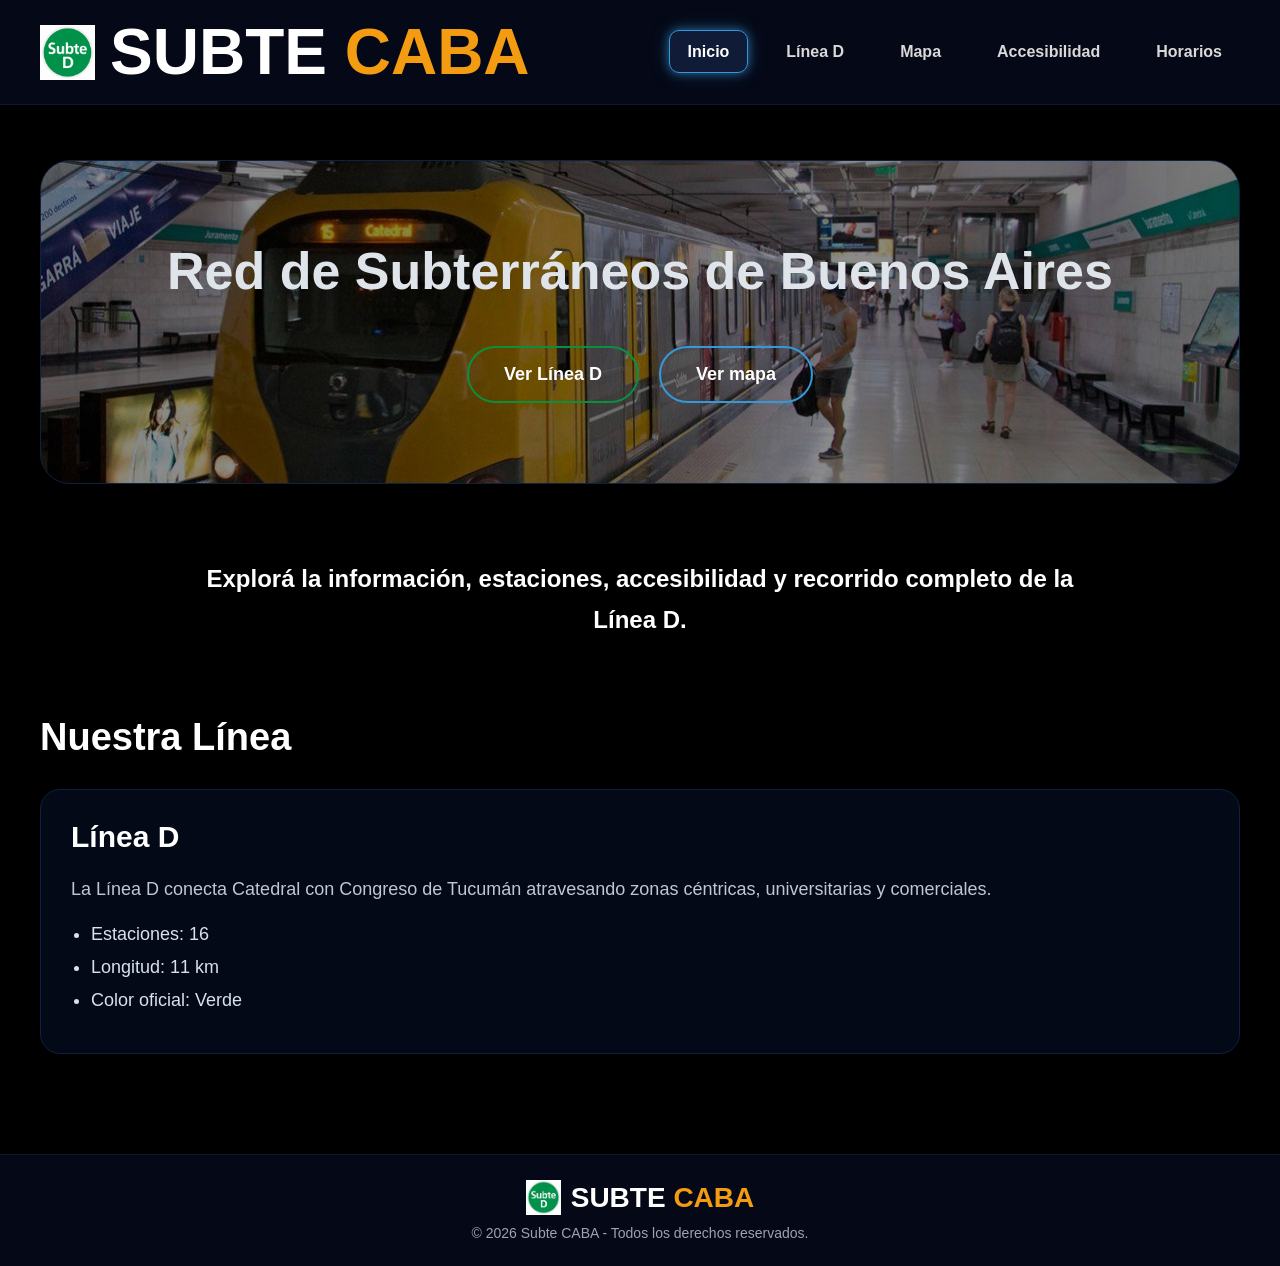
<file: index.html>
<!DOCTYPE html>
<html lang="es">

<head>

    <meta charset="UTF-8">

    <meta name="viewport"
          content="width=device-width, initial-scale=1.0">

    <title>Subte CABA</title>

    <link rel="stylesheet"
          href="style.css">

</head>

<body>

<!-- NAVBAR -->

<header>


    <div class="navbar">

      <div class="logo">
    <img src="logo-d.png.png" alt="Logo Subte Línea D" class="logo-img">

    <h1>
        SUBTE <span>CABA</span>
    </h1>
</div>
        <nav>

            <ul>

                <li>
                    <a href="index.html"
                       class="activo">
                        Inicio
                    </a>
                </li>

                <li>
                    <a href="linea-d.html">
                        Línea D
                    </a>
                </li>

                <li>
                    <a href="mapa.html">
                        Mapa
                    </a>
                </li>

                <li>
                    <a href="accesibilidad.html">
                        Accesibilidad
                    </a>
                </li>
                <li>
                    <a href="horarios.html">
        Horarios
                   </a>
                </li>

            </ul>

        </nav>

    </div>

</header>

<!-- HERO -->

<section class="hero">

    <div class="hero-box">

        <h1>

            Red de Subterráneos
            de Buenos Aires

        </h1>

       
        <div class="botones">

            <a href="linea-d.html"
               class="btn btn-d">

                Ver Línea D

            </a>

            <a href="mapa.html"
               class="btn btn-mapa">

                Ver mapa

            </a>

        </div>

    </div>

</section>

<p class="descripcion">
    Explorá la información, estaciones, accesibilidad y recorrido completo de la Línea D.
</p>

<!-- TARJETAS -->

<section class="lineas">

    <h2>

        Nuestra Línea

    </h2>

    <div class="cards">

        <div class="card">

            <h3>

                Línea D

            </h3>

            <p>

                La Línea D conecta
                Catedral con Congreso
                de Tucumán atravesando
                zonas céntricas,
                universitarias y comerciales.

            </p>

            <ul>

                <li>
                    Estaciones: 16
                </li>

                <li>
                    Longitud: 11 km
                </li>

                <li>
                    Color oficial: Verde
                </li>

            </ul>

        </div>

    </div>

</section>

<!-- FOOTER -->

<footer>

    <div class="footer-logo">

        <img src="logo-d.png.png" alt="Logo Subte Línea D" class="footer-logo-img">

        <h2>SUBTE <span>CABA</span></h2>

    </div>

    <p>© 2026 Subte CABA - Todos los derechos reservados.</p>

</footer>


</body>

</html>
</file>
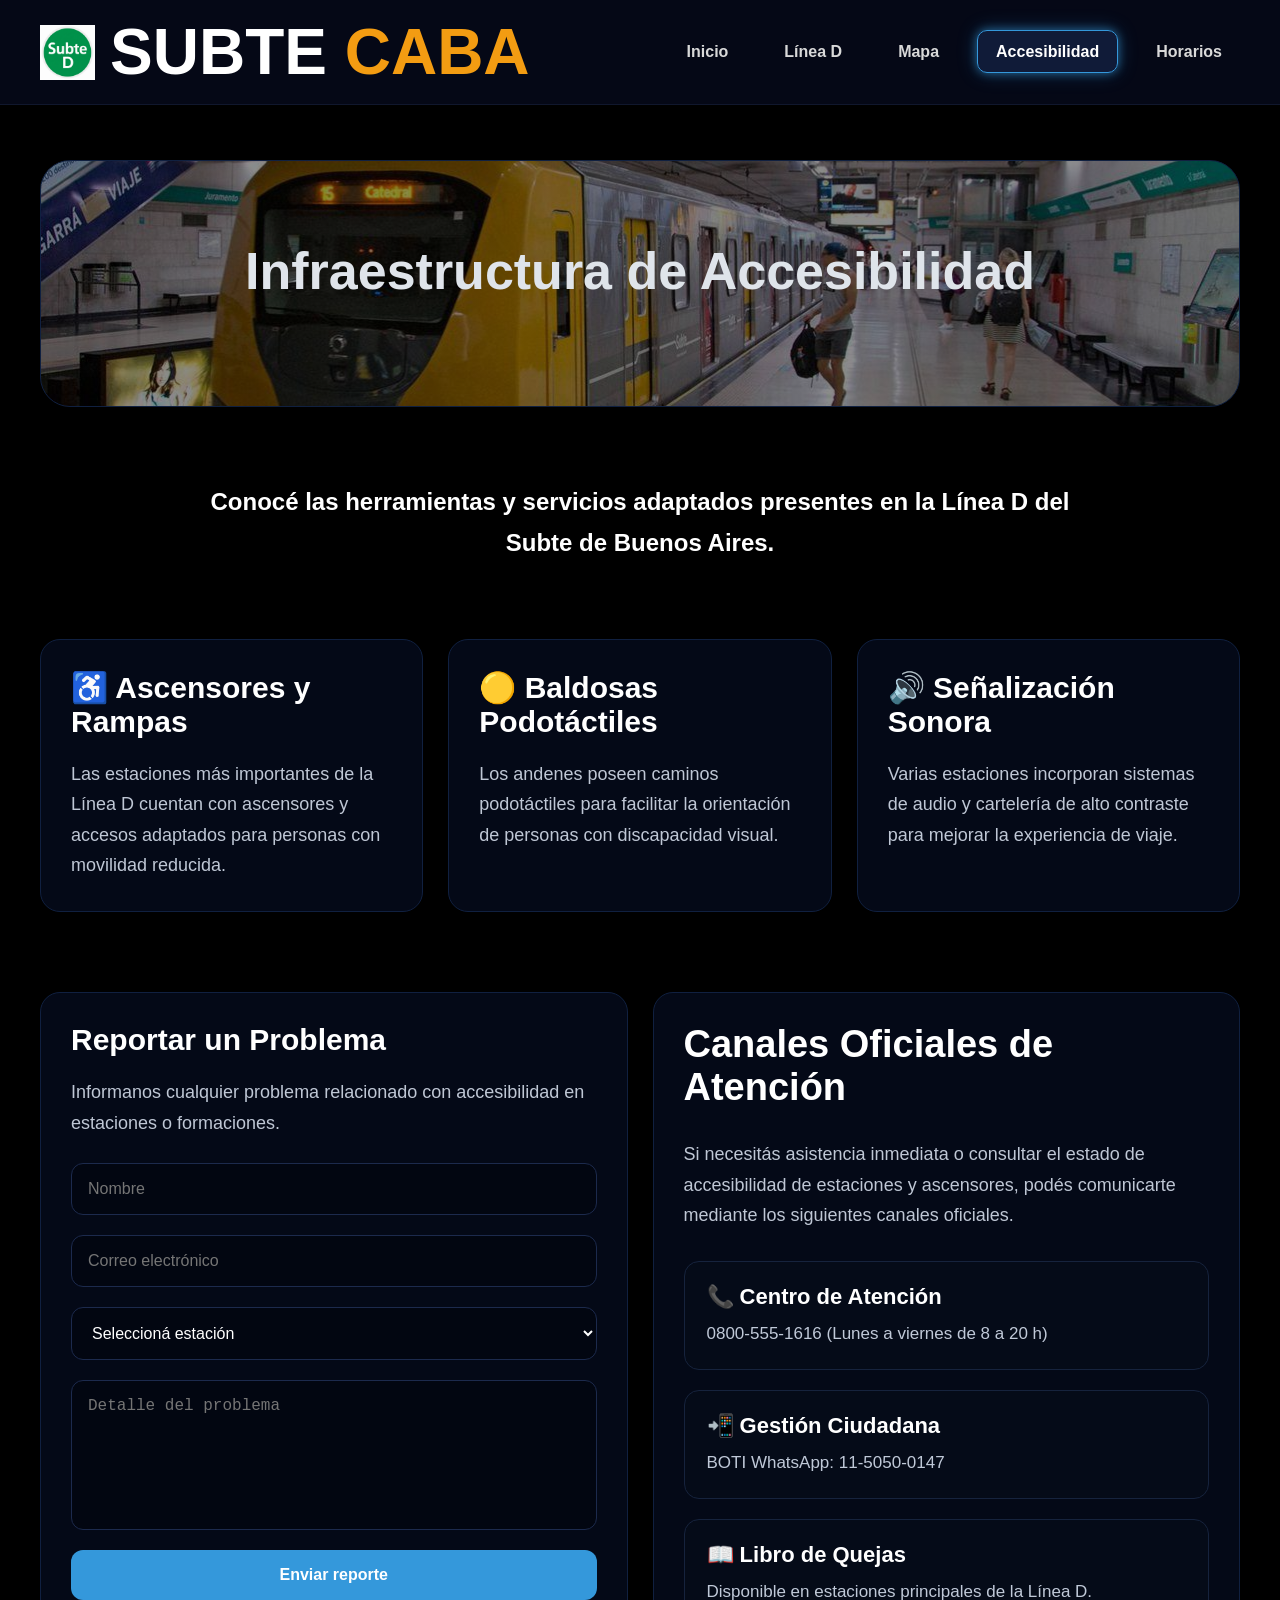
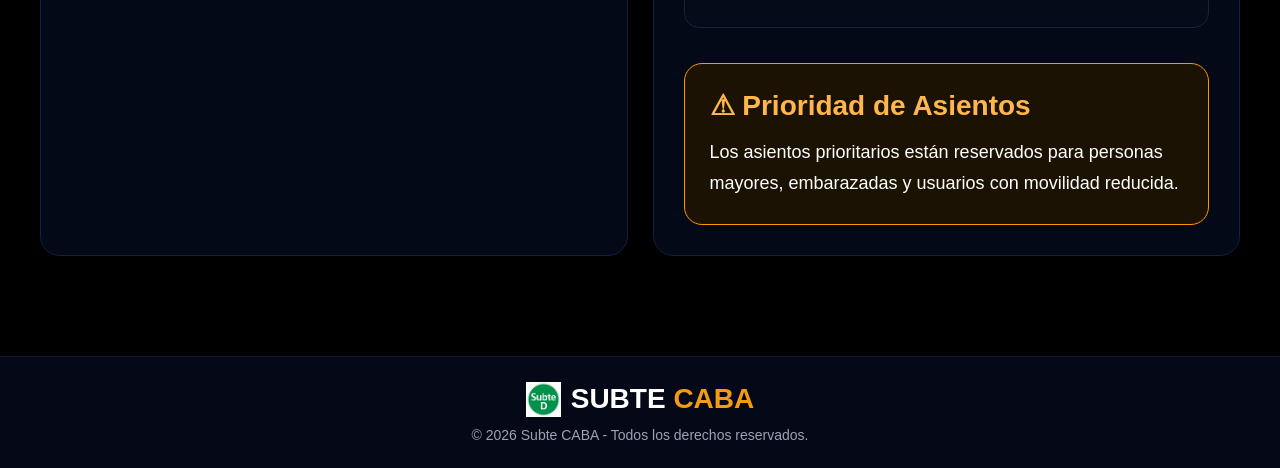
<file: accesibilidad.html>
<!DOCTYPE html>
<html lang="es">

<head>

    <meta charset="UTF-8">

    <meta name="viewport"
          content="width=device-width, initial-scale=1.0">

    <title>Accesibilidad Línea D</title>

    <link rel="stylesheet"
          href="style.css">

</head>

<body>

<!-- NAVBAR -->

<header>

    <div class="navbar">
<div class="logo">
    <img src="logo-d.png.png" alt="Logo Subte Línea D" class="logo-img">

    <h1>
        SUBTE <span>CABA</span>
    </h1>
</div>
       <nav>

    <ul>

        <li>
            <a href="index.html">
                Inicio
            </a>
        </li>

        <li>
            <a href="linea-d.html">
                Línea D
            </a>
        </li>

        <li>
            <a href="mapa.html">
                Mapa
            </a>
        </li>

        <li>
            <a href="accesibilidad.html"
               class="activo">
                Accesibilidad
            </a>
        </li>
        <li>
                    <a href="horarios.html">
        Horarios
                   </a>
                </li>

    </ul>

</nav>

    </div>

</header>

<!-- HERO -->

<section class="hero">

    <div class="hero-box">

        <h1>

            Infraestructura de Accesibilidad

        </h1>

    </div>

</section>

<p class="descripcion">

            Conocé las herramientas y
            servicios adaptados presentes
            en la Línea D del Subte
            de Buenos Aires.

        </p>


<!-- TARJETAS -->

<section class="lineas">

    <div class="cards">

        <!-- CARD 1 -->

        <div class="card">

            <h3>
                ♿ Ascensores y Rampas
            </h3>

            <p>

                Las estaciones más importantes
                de la Línea D cuentan con
                ascensores y accesos adaptados
                para personas con movilidad reducida.

            </p>

        </div>

        <!-- CARD 2 -->

        <div class="card">

            <h3>
                🟡 Baldosas Podotáctiles
            </h3>

            <p>

                Los andenes poseen caminos
                podotáctiles para facilitar
                la orientación de personas
                con discapacidad visual.

            </p>

        </div>

        <!-- CARD 3 -->

        <div class="card">

            <h3>
                🔊 Señalización Sonora
            </h3>

            <p>

                Varias estaciones incorporan
                sistemas de audio y cartelería
                de alto contraste para mejorar
                la experiencia de viaje.

            </p>

        </div>

    </div>

</section>

<!-- FORMULARIO -->

<section class="lineas">

    <div class="cards">

        <!-- FORM -->

        <div class="card">

            <h3>

                Reportar un Problema

            </h3>

            <p>

                Informanos cualquier problema
                relacionado con accesibilidad
                en estaciones o formaciones.

            </p>

            <form>

                <input type="text"
                       placeholder="Nombre">

                <input type="email"
                       placeholder="Correo electrónico">

                <select>

                    <option>
                        Seleccioná estación
                    </option>

                    <option>
                        Catedral
                    </option>

                    <option>
                        Palermo
                    </option>

                    <option>
                        Congreso de Tucumán
                    </option>

                </select>

                <textarea placeholder="Detalle del problema"></textarea>

                <button type="submit">

                    Enviar reporte

                </button>

            </form>

        </div>

        <!-- INFO -->

     <div class="card">

    <h2>

        Canales Oficiales de Atención

    </h2>

    <p class="texto-canales">

        Si necesitás asistencia inmediata
        o consultar el estado de accesibilidad
        de estaciones y ascensores,
        podés comunicarte mediante
        los siguientes canales oficiales.

    </p>

    <!-- CANAL 1 -->

    <div class="canal-box">

        <h4>

            📞 Centro de Atención

        </h4>

        <p>

            0800-555-1616
            (Lunes a viernes de 8 a 20 h)

        </p>

    </div>

    <!-- CANAL 2 -->

    <div class="canal-box">

        <h4>

            📲 Gestión Ciudadana

        </h4>

        <p>

            BOTI WhatsApp:
            11-5050-0147

        </p>

    </div>

    <!-- CANAL 3 -->

    <div class="canal-box">

        <h4>

            📖 Libro de Quejas

        </h4>

        <p>

            Disponible en estaciones
            principales de la Línea D.

        </p>

    </div>

    <!-- ALERTA -->

    <div class="alerta-box">

        <h3>

            ⚠ Prioridad de Asientos

        </h3>

        <p>

            Los asientos prioritarios
            están reservados para
            personas mayores,
            embarazadas y usuarios
            con movilidad reducida.

        </p>

    </div>

</div>
</section>

<!-- FOOTER -->

<footer>

    <div class="footer-logo">

        <img src="logo-d.png.png" alt="Logo Subte Línea D" class="footer-logo-img">

        <h2>SUBTE <span>CABA</span></h2>

    </div>

    <p>© 2026 Subte CABA - Todos los derechos reservados.</p>

</footer>


</body>

</html>
</file>
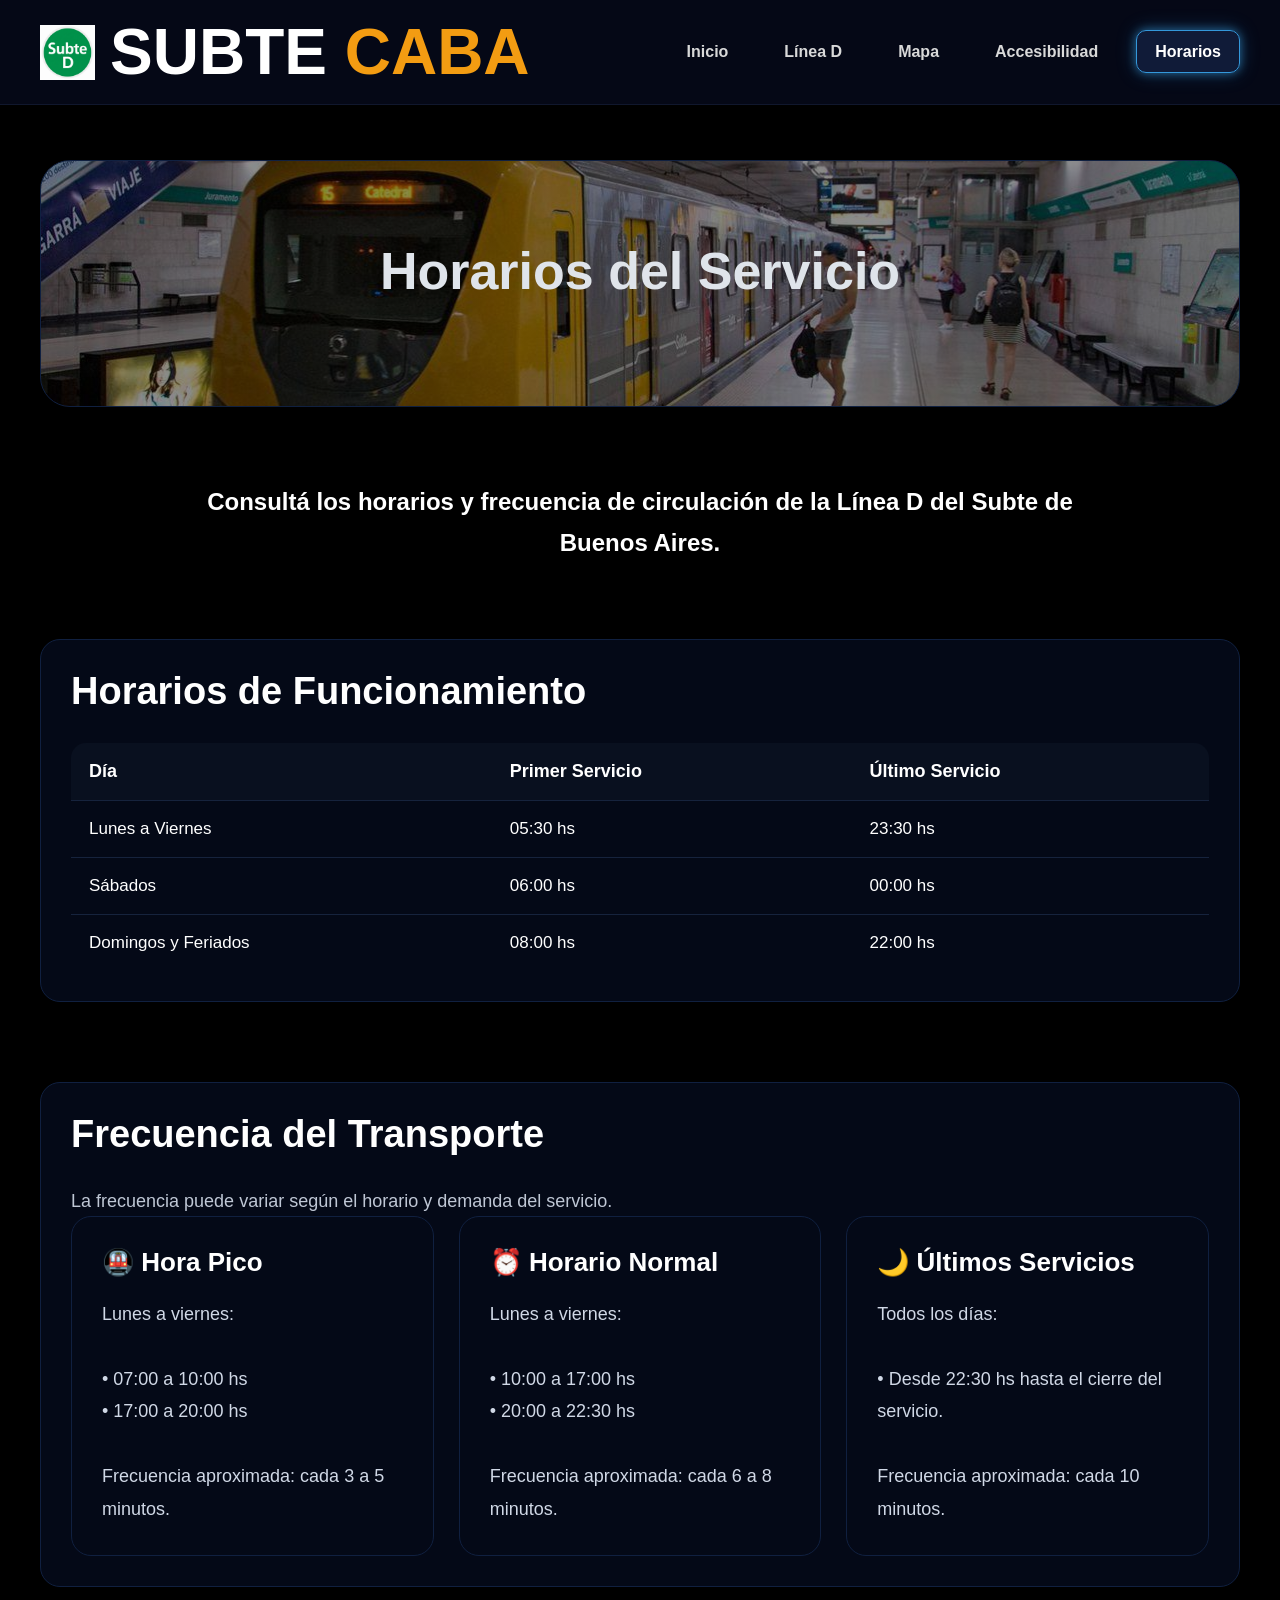
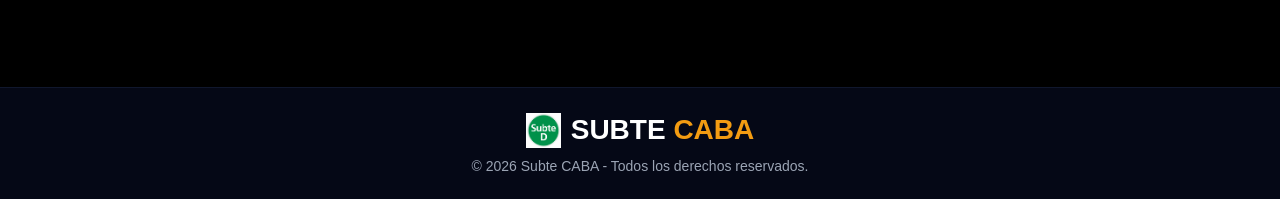
<file: horarios.html>
<!DOCTYPE html>
<html lang="es">

<head>

    <meta charset="UTF-8">

    <meta name="viewport"
          content="width=device-width, initial-scale=1.0">

    <title>Horarios | Línea D</title>

    <link rel="stylesheet"
          href="style.css">

</head>

<body>

<!-- NAVBAR -->

<header>

    <div class="navbar">
<div class="logo">
    <img src="logo-d.png.png" alt="Logo Subte Línea D" class="logo-img">

    <h1>
        SUBTE <span>CABA</span>
    </h1>
</div>

        <nav>

            <ul>

                <li>
                    <a href="index.html">
                        Inicio
                    </a>
                </li>

                <li>
                    <a href="linea-d.html">
                        Línea D
                    </a>
                </li>

                <li>
                    <a href="mapa.html">
                        Mapa
                    </a>
                </li>

                <li>
                    <a href="accesibilidad.html">
                        Accesibilidad
                    </a>
                </li>

                <li>
                    <a href="horarios.html"
                       class="activo">

                        Horarios

                    </a>
                </li>

            </ul>

        </nav>

    </div>

</header>

<!-- HERO -->

<section class="hero">

    <div class="hero-box">

        <h1>

            Horarios del Servicio

        </h1>

    </div>

</section>

 <p class="descripcion">

            Consultá los horarios
            y frecuencia de circulación
            de la Línea D del Subte
            de Buenos Aires.

        </p>
        
<!-- TABLA HORARIOS -->

<section class="lineas">

    <div class="card">

        <h2>

            Horarios de Funcionamiento

        </h2>

        <table>

            <thead>

                <tr>

                    <th>
                        Día
                    </th>

                    <th>
                        Primer Servicio
                    </th>

                    <th>
                        Último Servicio
                    </th>

                </tr>

            </thead>

            <tbody>

                <tr>

                    <td>
                        Lunes a Viernes
                    </td>

                    <td>
                        05:30 hs
                    </td>

                    <td>
                        23:30 hs
                    </td>

                </tr>

                <tr>

                    <td>
                        Sábados
                    </td>

                    <td>
                        06:00 hs
                    </td>

                    <td>
                        00:00 hs
                    </td>

                </tr>

                <tr>

                    <td>
                        Domingos y Feriados
                    </td>

                    <td>
                        08:00 hs
                    </td>

                    <td>
                        22:00 hs
                    </td>

                </tr>

            </tbody>

        </table>

    </div>

</section>

<!-- FRECUENCIA -->

<section class="lineas">

    <div class="card">

        <h2>

            Frecuencia del Transporte

        </h2>

        <p>

            La frecuencia puede variar
            según el horario y demanda
            del servicio.

        </p>

        <div class="cards">

            <!-- HORA PICO -->

            <div class="card mini-card">

                <h3>

                    🚇 Hora Pico

                </h3>

                <p>

                    Lunes a viernes:
                    <br><br>

                    • 07:00 a 10:00 hs
                    <br>

                    • 17:00 a 20:00 hs
                    <br><br>

                    Frecuencia aproximada:
                    cada 3 a 5 minutos.

                </p>

            </div>

            <!-- HORARIO NORMAL -->

            <div class="card mini-card">

                <h3>

                    ⏰ Horario Normal

                </h3>

                <p>

                    Lunes a viernes:
                    <br><br>

                    • 10:00 a 17:00 hs
                    <br>

                    • 20:00 a 22:30 hs
                    <br><br>

                    Frecuencia aproximada:
                    cada 6 a 8 minutos.

                </p>

            </div>

            <!-- ÚLTIMOS SERVICIOS -->

            <div class="card mini-card">

                <h3>

                    🌙 Últimos Servicios

                </h3>

                <p>

                    Todos los días:
                    <br><br>

                    • Desde 22:30 hs
                    hasta el cierre
                    del servicio.
                    <br><br>

                    Frecuencia aproximada:
                    cada 10 minutos.

                </p>

            </div>

        </div>

    </div>

</section>

<!-- FOOTER -->

<footer>

    <div class="footer-logo">

        <img src="logo-d.png.png" alt="Logo Subte Línea D" class="footer-logo-img">

        <h2>SUBTE <span>CABA</span></h2>

    </div>

    <p>© 2026 Subte CABA - Todos los derechos reservados.</p>

</footer>


</body>

</html>
</file>
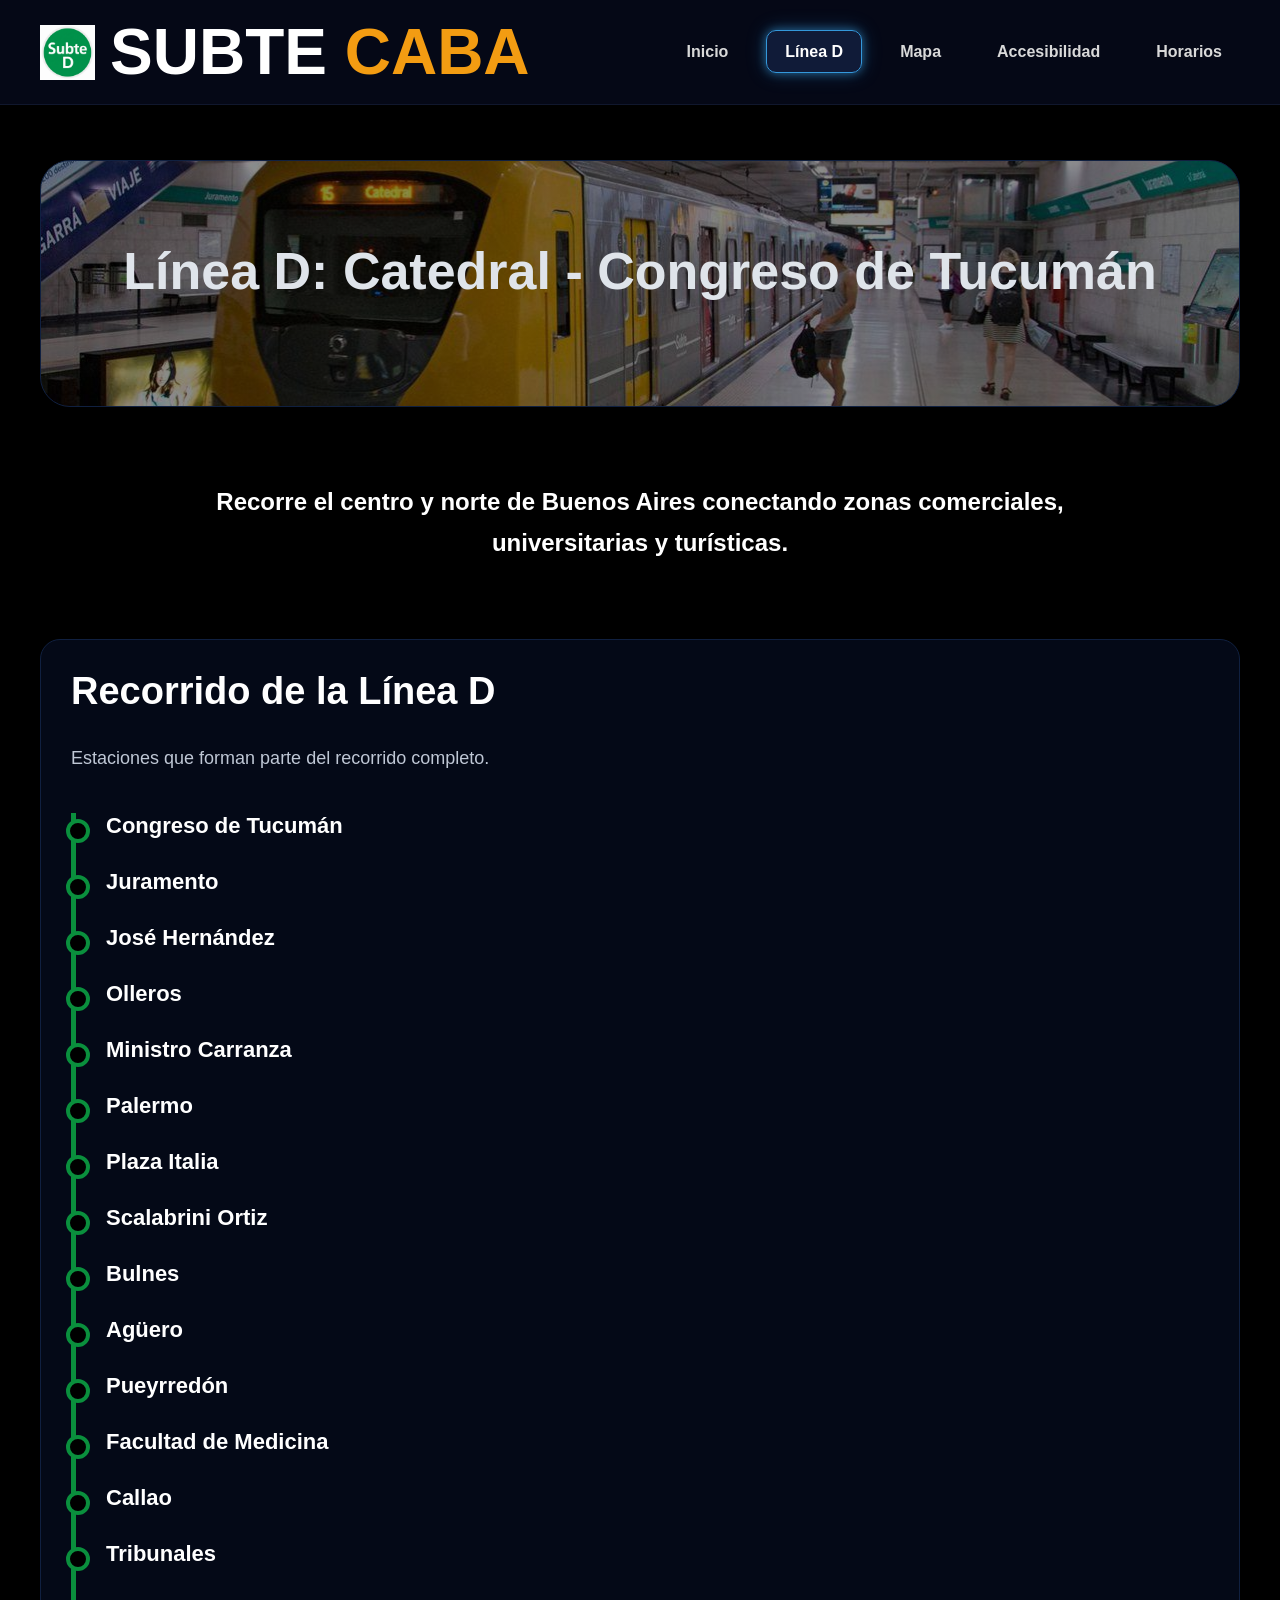
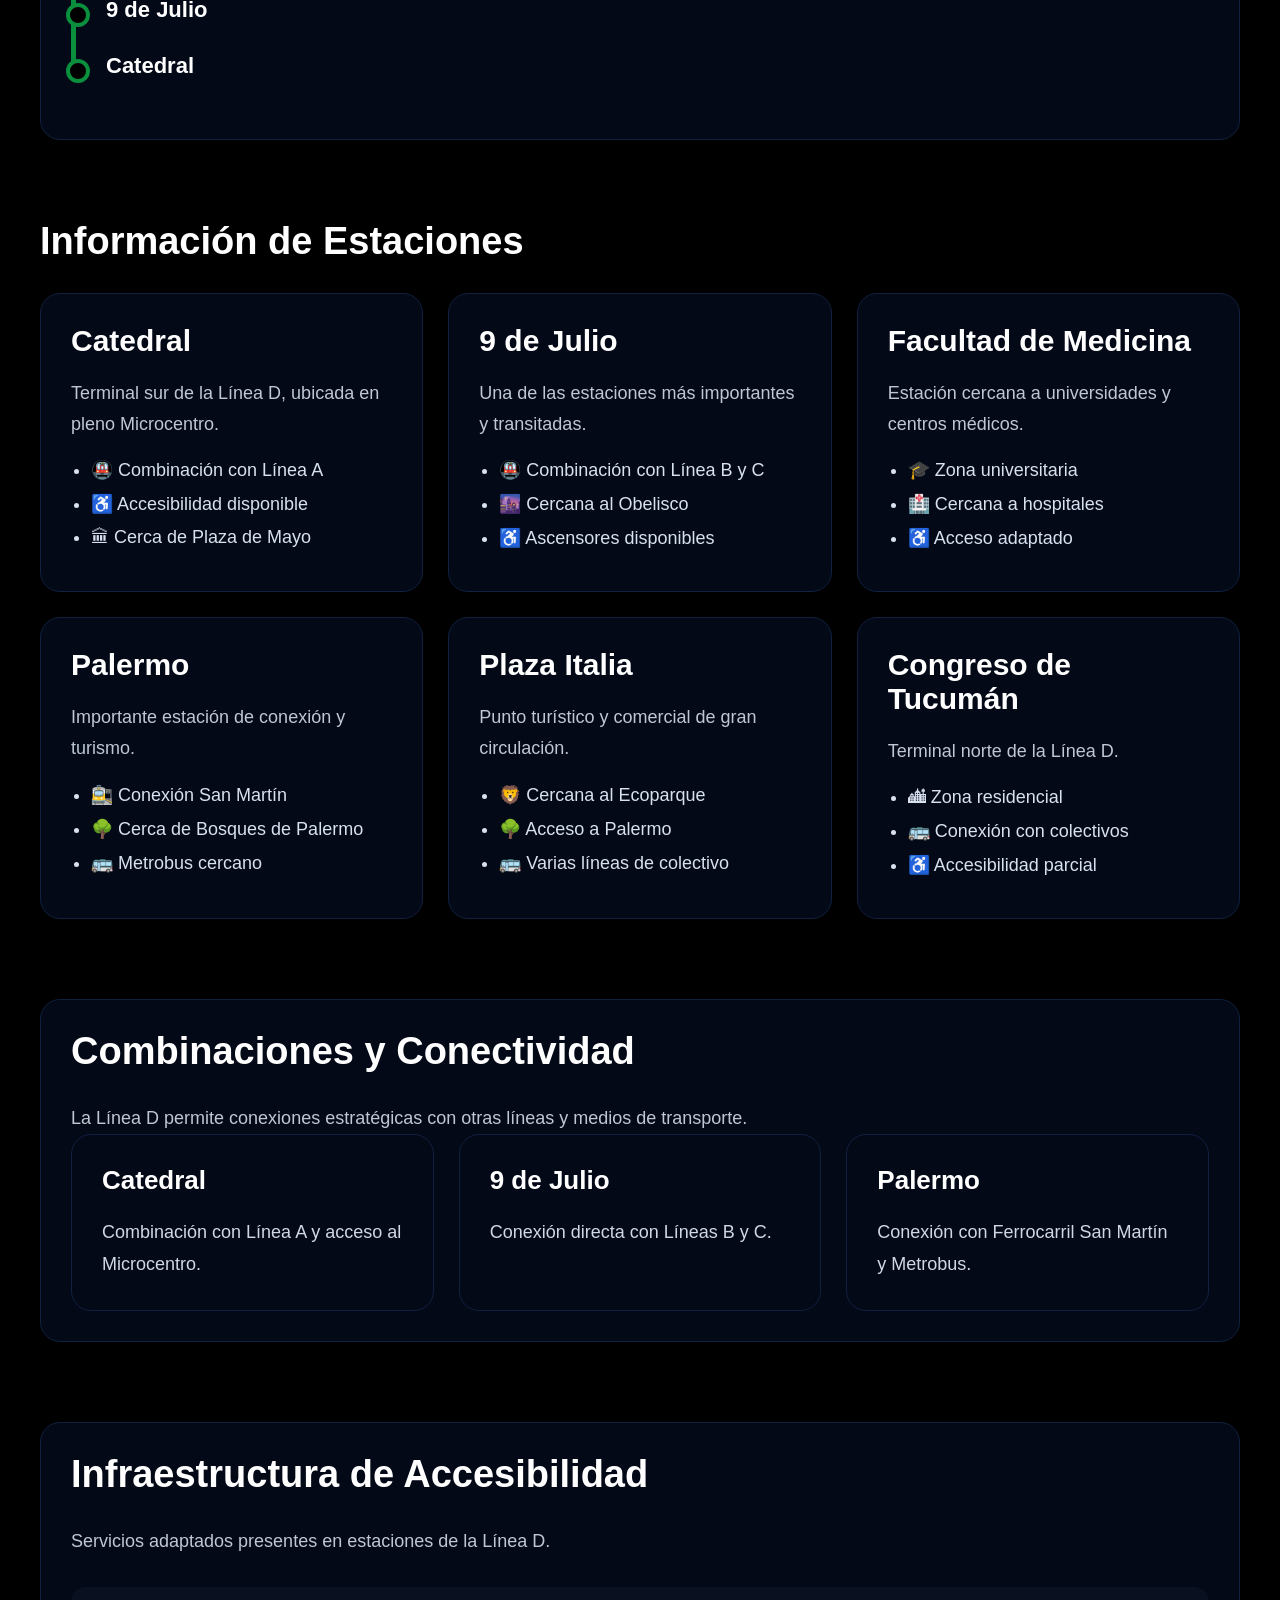
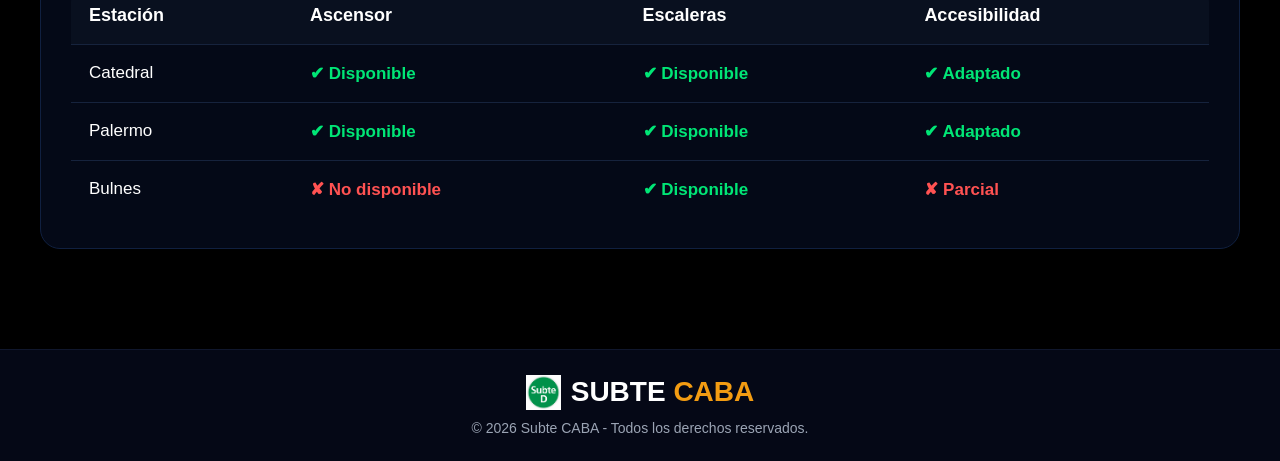
<file: linea-d.html>
<!DOCTYPE html>
<html lang="es">

<head>

    <meta charset="UTF-8">

    <meta name="viewport"
          content="width=device-width, initial-scale=1.0">

    <title>Línea D | Subte CABA</title>

    <link rel="stylesheet"
          href="style.css">

</head>

<body>

<!-- NAVBAR -->

<header>

         <div class="navbar">

      <div class="logo">
    <img src="logo-d.png.png" alt="Logo Subte Línea D" class="logo-img">
        
    <h1>
        SUBTE <span>CABA</span>
    </h1>
</div>
        <nav>

            <ul>

                <li>
                    <a href="index.html">
                        Inicio
                    </a>
                </li>

                <li>
                    <a href="linea-d.html"
                       class="activo">

                        Línea D

                    </a>
                </li>

                <li>
                    <a href="mapa.html">
                        Mapa
                    </a>
                </li>

                <li>
                    <a href="accesibilidad.html">
                        Accesibilidad
                    </a>
                </li>
                <li>
                    <a href="horarios.html">
        Horarios
    </a>
</li>

            </ul>

        </nav>

    </div>

</header>

<!-- HERO -->

<section class="hero">

    <div class="hero-box hero-d">

        <h1>

            Línea D:
            Catedral - Congreso de Tucumán

        </h1>

    </div>

</section>

       <p class="descripcion">


            Recorre el centro y norte
            de Buenos Aires conectando
            zonas comerciales,
            universitarias y turísticas.

        </p>

<!-- ESQUEMA -->

<section class="lineas">

    <div class="card">

        <h2>

            Recorrido de la Línea D

        </h2>

        <p>

            Estaciones que forman parte
            del recorrido completo.

        </p>

        <div class="timeline">

            <div class="estacion">
                Congreso de Tucumán
            </div>

            <div class="estacion">
                Juramento
            </div>

            <div class="estacion">
                José Hernández
            </div>

            <div class="estacion">
                Olleros
            </div>

            <div class="estacion">
                Ministro Carranza
            </div>

            <div class="estacion">
                Palermo
            </div>

            <div class="estacion">
                Plaza Italia
            </div>

            <div class="estacion">
                Scalabrini Ortiz
            </div>

            <div class="estacion">
                Bulnes
            </div>

            <div class="estacion">
                Agüero
            </div>

            <div class="estacion">
                Pueyrredón
            </div>

            <div class="estacion">
                Facultad de Medicina
            </div>

            <div class="estacion">
                Callao
            </div>

            <div class="estacion">
                Tribunales
            </div>

            <div class="estacion">
                9 de Julio
            </div>

            <div class="estacion">
                Catedral
            </div>

        </div>

    </div>

</section>

<!-- INFORMACION -->

<section class="lineas">

    <h2>

        Información de Estaciones

    </h2>

    <div class="cards">

        <!-- CATEDRAL -->

        <div class="card">

            <h3>

                Catedral

            </h3>

            <p>

                Terminal sur de la Línea D,
                ubicada en pleno Microcentro.

            </p>

            <ul>

                <li>
                    🚇 Combinación con Línea A
                </li>

                <li>
                    ♿ Accesibilidad disponible
                </li>

                <li>
                    🏛 Cerca de Plaza de Mayo
                </li>

            </ul>

        </div>

        <!-- 9 DE JULIO -->

        <div class="card">

            <h3>

                9 de Julio

            </h3>

            <p>

                Una de las estaciones
                más importantes y transitadas.

            </p>

            <ul>

                <li>
                    🚇 Combinación con Línea B y C
                </li>

                <li>
                    🌆 Cercana al Obelisco
                </li>

                <li>
                    ♿ Ascensores disponibles
                </li>

            </ul>

        </div>

        <!-- FACULTAD -->

        <div class="card">

            <h3>

                Facultad de Medicina

            </h3>

            <p>

                Estación cercana a universidades
                y centros médicos.

            </p>

            <ul>

                <li>
                    🎓 Zona universitaria
                </li>

                <li>
                    🏥 Cercana a hospitales
                </li>

                <li>
                    ♿ Acceso adaptado
                </li>

            </ul>

        </div>

        <!-- PALERMO -->

        <div class="card">

            <h3>

                Palermo

            </h3>

            <p>

                Importante estación
                de conexión y turismo.

            </p>

            <ul>

                <li>
                    🚉 Conexión San Martín
                </li>

                <li>
                    🌳 Cerca de Bosques de Palermo
                </li>

                <li>
                    🚌 Metrobus cercano
                </li>

            </ul>

        </div>

        <!-- PLAZA ITALIA -->

        <div class="card">

            <h3>

                Plaza Italia

            </h3>

            <p>

                Punto turístico y comercial
                de gran circulación.

            </p>

            <ul>

                <li>
                    🦁 Cercana al Ecoparque
                </li>

                <li>
                    🌳 Acceso a Palermo
                </li>

                <li>
                    🚌 Varias líneas de colectivo
                </li>

            </ul>

        </div>

        <!-- CONGRESO -->

        <div class="card">

            <h3>

                Congreso de Tucumán

            </h3>

            <p>

                Terminal norte
                de la Línea D.

            </p>

            <ul>

                <li>
                    🏙 Zona residencial
                </li>

                <li>
                    🚌 Conexión con colectivos
                </li>

                <li>
                    ♿ Accesibilidad parcial
                </li>

            </ul>

        </div>

    </div>

</section>

<!-- COMBINACIONES -->

<section class="lineas">

    <div class="card">

        <h2>

            Combinaciones y Conectividad

        </h2>

        <p>

            La Línea D permite conexiones
            estratégicas con otras líneas
            y medios de transporte.

        </p>

        <div class="cards">

            <div class="card mini-card">

                <h3>

                    Catedral

                </h3>

                <p>

                    Combinación con Línea A
                    y acceso al Microcentro.

                </p>

            </div>

            <div class="card mini-card">

                <h3>

                    9 de Julio

                </h3>

                <p>

                    Conexión directa
                    con Líneas B y C.

                </p>

            </div>

            <div class="card mini-card">

                <h3>

                    Palermo

                </h3>

                <p>

                    Conexión con Ferrocarril
                    San Martín y Metrobus.

                </p>

            </div>

        </div>

    </div>

</section>

<!-- ACCESIBILIDAD -->

<section class="lineas">

    <div class="card">

        <h2>

            Infraestructura de Accesibilidad

        </h2>

        <p>

            Servicios adaptados
            presentes en estaciones
            de la Línea D.

        </p>

        <table>

            <thead>

                <tr>

                    <th>
                        Estación
                    </th>

                    <th>
                        Ascensor
                    </th>

                    <th>
                        Escaleras
                    </th>

                    <th>
                        Accesibilidad
                    </th>

                </tr>

            </thead>

            <tbody>

                <tr>

                    <td>
                        Catedral
                    </td>

                    <td class="verde">
                        ✔ Disponible
                    </td>

                    <td class="verde">
                        ✔ Disponible
                    </td>

                    <td class="verde">
                        ✔ Adaptado
                    </td>

                </tr>

                <tr>

                    <td>
                        Palermo
                    </td>

                    <td class="verde">
                        ✔ Disponible
                    </td>

                    <td class="verde">
                        ✔ Disponible
                    </td>

                    <td class="verde">
                        ✔ Adaptado
                    </td>

                </tr>

                <tr>

                    <td>
                        Bulnes
                    </td>

                    <td class="rojo">
                        ✘ No disponible
                    </td>

                    <td class="verde">
                        ✔ Disponible
                    </td>

                    <td class="rojo">
                        ✘ Parcial
                    </td>

                </tr>

            </tbody>

        </table>

    </div>

</section>

<!-- FOOTER -->

<footer>

    <div class="footer-logo">

        <img src="logo-d.png.png" alt="Logo Subte Línea D" class="footer-logo-img">

        <h2>SUBTE <span>CABA</span></h2>

    </div>

    <p>© 2026 Subte CABA - Todos los derechos reservados.</p>

</footer>


</body>

</html>
</file>
<file: style.css>
*{

    margin:0;
    padding:0;
    box-sizing:border-box;

}

html{

    scroll-behavior:smooth;

}

body{

    font-family: Arial, Helvetica, sans-serif;
    background:#000;
    color:white;

}

/* =========================
NAVBAR
========================= */

header{

    position:fixed;

    top:0;
    left:0;

    width:100%;

    background:#050816;

    border-bottom:1px solid #10172d;

    z-index:1000;

}

.navbar{

    max-width:1400px;

    margin:auto;

    padding:15px 40px;

    display:flex;

    justify-content:space-between;

    align-items:center;

}

/* LOGO */

.logo{

    font-size:32px;

    font-weight:bold;

}

.logo span{

    color:#f39c12;

}

/* MENU */

nav ul{

    display:flex;

    list-style:none;

    gap:20px;

}

nav ul li a{

    text-decoration:none;

    color:#d9d9d9;

    padding:12px 18px;

    border-radius:10px;

    transition:0.3s;

    font-weight:600;

    font-size:16px;

}

nav ul li a:hover{

    background:#0d1327;

    color:white;

    transform:translateY(-2px);

}

.activo{

    background:#101b38;

    color:white;

    box-shadow:
        0 0 10px rgba(52,152,219,0.6),
        0 0 20px rgba(52,152,219,0.3);

    border:1px solid #3498db;

}


/* =========================
HERO
========================= */

.hero{

    margin-top:120px;

    padding:40px;

    display:flex;

    justify-content:center;

}

.hero-box{

    width:100%;
    max-width:1250px;

    background:
        linear-gradient(rgba(0,0,0,0.45), rgba(0,0,0,0.45)),
        url("fondo.jpg");

    background-size: cover;
    background-position: center;
    background-repeat: no-repeat;

    border:1px solid #102040;
    border-radius:30px;

    padding:80px 40px;

    text-align:center;

    box-shadow:0 15px 35px rgba(0,0,0,.45);

}

/* TITULO */

.hero-box h1{

    font-size:52px;

    margin-bottom:25px;

    color:#dfe4ea;

}

/* TEXTO */

.hero-box p{

    font-size:22px;

    color:#aab2c8;

    line-height:1.6;

    max-width:800px;

    margin:auto;

}

/* BOTONES */

.botones{

    margin-top:45px;

    display:flex;

    justify-content:center;

    gap:20px;

}

.btn{

    padding:16px 35px;

    border-radius:50px;

    text-decoration:none;

    font-size:18px;

    font-weight:bold;

    transition:0.3s;

}

/* BOTON LINEA D */

.btn-d{

    border:2px solid #0a8f3d;

    color:white;

}

.btn-d:hover{

    background:#0a8f3d;

    transform:translateY(-4px);

}

/* BOTON MAPA */

.btn-mapa{

    border:2px solid #3498db;

    color:white;

}

.btn-mapa:hover{

    background:#3498db;

    transform:translateY(-4px);

}

/* =========================
SECCIONES
========================= */

.lineas{

    max-width:1400px;

    margin:auto;

    padding:40px;

}

.lineas h2{

    font-size:38px;

    margin-bottom:30px;

}

/* =========================
CARDS
========================= */

.cards{

    display:grid;

    grid-template-columns:repeat(auto-fit,minmax(300px,1fr));

    gap:25px;

}

.card{

    background:#040917;

    border:1px solid #102040;

    border-radius:20px;

    padding:30px;

    transition:0.3s;

}

.card:hover{

    transform:translateY(-8px);

    border-color:#0a8f3d;

}

/* TITULOS */

.card h3{

    font-size:30px;

    margin-bottom:20px;

}

/* TEXTO */

.card p{

    font-size:18px;

    color:#bfc7d5;

    line-height:1.7;

}

/* LISTAS */

.card ul{

    margin-top:20px;

    padding-left:20px;

}

.card ul li{

    margin-bottom:10px;

    font-size:18px;

}

/* =========================
MAPA
========================= */

#map{

    width:100%;

    height:700px;

    margin-top:40px;

    border-radius:25px;

    overflow:hidden;

    border:2px solid #102040;

}

/* =========================
TIMELINE
========================= */

.timeline{

    margin-top:40px;

    border-left:5px solid #0a8f3d;

    padding-left:30px;

}

.estacion{

    position:relative;

    margin-bottom:30px;

    font-size:22px;

    font-weight:bold;

}

.estacion::before{

    content:"";

    position:absolute;

    left:-40px;

    top:6px;

    width:16px;

    height:16px;

    border-radius:50%;

    background:#000;

    border:4px solid #0a8f3d;

}

/* =========================
TABLAS
========================= */

table{

    width:100%;

    border-collapse:collapse;

    margin-top:35px;

    overflow:hidden;

    border-radius:15px;

}

thead{

    background:#09101f;

}

th{

    padding:18px;

    text-align:left;

    font-size:18px;

}

td{

    padding:18px;

    border-top:1px solid #16233d;

    font-size:16px;

}

/* COLORES */

.verde{

    color:#00e676;

    font-weight:bold;

}

.rojo{

    color:#ff5252;

    font-weight:bold;

}

/* =========================
FORMULARIOS
========================= */

form{

    display:flex;

    flex-direction:column;

    gap:20px;

    margin-top:25px;

}

input,
select,
textarea{

    width:100%;

    padding:16px;

    border-radius:12px;

    border:1px solid #1c2a4d;

    background:#020611;

    color:white;

    font-size:16px;

}

textarea{

    min-height:150px;

    resize:none;

}

button{

    background:#3498db;

    border:none;

    color:white;

    padding:16px;

    border-radius:12px;

    font-size:16px;

    font-weight:bold;

    cursor:pointer;

    transition:0.3s;

}

button:hover{

    background:#2980b9;

    transform:translateY(-3px);

}

/* =========================
FOOTER
========================= */

footer{

    margin-top:60px;

    background:#050816;

    text-align:center;

    padding:25px;

    color:#9ba4b4;

    border-top:1px solid #10172d;

}

/* =========================
RESPONSIVE
========================= */

@media(max-width:900px){

    .navbar{

        flex-direction:column;

        gap:20px;

    }

    .hero-box h1{

        font-size:36px;

    }

    .hero-box p{

        font-size:18px;

    }

    .btn{

        font-size:16px;

        padding:14px 25px;

    }

    .cards{

        grid-template-columns:1fr;

    }

}
/* =========================
CANALES
========================= */

.texto-canales{

    margin-top:20px;

    margin-bottom:30px;

    font-size:18px;

    line-height:1.7;

    color:#c7d0e0;

}

/* BOXES */

.canal-box{

    background:#050b18;

    border:1px solid #16233d;

    border-radius:15px;

    padding:22px;

    margin-bottom:20px;

    transition:0.3s;

}

.canal-box:hover{

    border-color:#3498db;

    transform:translateY(-4px);

}

/* TITULOS */

.canal-box h4{

    font-size:22px;

    margin-bottom:10px;

    color:white;

}

/* TEXTO */

.canal-box p{

    color:#c0c9d8;

    font-size:17px;

    line-height:1.6;

}

/* ALERTA */

.alerta-box{

    margin-top:35px;

    padding:25px;

    border-radius:18px;

    background:#1b1203;

    border:1px solid #ff9800;

}

/* TITULO ALERTA */

.alerta-box h3{

    color:#ffb74d;

    margin-bottom:15px;

    font-size:28px;

}

/* TEXTO ALERTA */

.alerta-box p{

    color:white;

    line-height:1.7;

    font-size:18px;

}
/* =========================
INFO ESTACIONES
========================= */

.card ul{

    margin-top:20px;

}

.card ul li{

    margin-bottom:12px;

    color:#d8e1f0;

}
/* =========================
HORARIOS
========================= */

.mini-card h3{

    margin-bottom:20px;

    font-size:26px;

}

.mini-card p{

    line-height:1.8;

    color:#d0d8e6;

}

/* TABLA HORARIOS */

table{

    width:100%;

    border-collapse:collapse;

    margin-top:30px;

}

thead{

    background:#09101f;

}

th{

    padding:18px;

    text-align:left;

    font-size:18px;

}

td{

    padding:18px;

    border-top:1px solid #16233d;

    font-size:17px;

}
/* =========================
RESPONSIVE CELULAR
========================= */

@media(max-width:768px){

    /* NAVBAR */

    .navbar{

        flex-direction:column;

        gap:15px;

        padding:15px;

    }

    nav ul{

        flex-wrap:wrap;

        justify-content:center;

        gap:10px;

    }

    nav ul li a{

        font-size:14px;

        padding:10px 14px;

    }

    /* LOGO */

    .logo{

        font-size:26px;

    }

    /* HERO */

    .hero{

        margin-top:140px;

        padding:20px;

    }

    .hero-box{

    padding:70px 20px 40px;

}

.hero-box h1{
    font-size:26px;
    line-height:1.4;
    margin-top:60px;
    margin-bottom:20px;
}

    .hero-box p{

        font-size:17px;

        line-height:1.6;

    }

    /* BOTONES */

    .botones{

        flex-direction:column;

        align-items:center;

    }

    .btn{

        width:100%;

        max-width:300px;

        text-align:center;

        font-size:16px;

    }

    /* SECCIONES */

    .lineas{

        padding:20px;

    }

    .lineas h2{

        font-size:28px;

    }

    /* CARDS */

    .cards{

        grid-template-columns:1fr;

    }

    .card{

        padding:22px;

    }

    .card h3{

        font-size:24px;

    }

    .card p{

        font-size:16px;

    }

    /* TIMELINE */

    .estacion{

        font-size:18px;

    }

    /* TABLAS */

    table{

        display:block;

        overflow-x:auto;

        white-space:nowrap;

    }

    th,
    td{

        font-size:14px;

        padding:14px;

    }

    /* MAPA */

    #map{

        height:450px;

    }

    /* FORMULARIOS */

    input,
    select,
    textarea{

        font-size:15px;

    }

    button{

        width:100%;

    }

    /* FOOTER */

   footer{
    font-size:13px;
    padding:8px 20px;
}

.footer-logo{
    width:30px;
}

}
.logo {
    display: flex;
    align-items: center;
    gap: 15px;
}

.logo h1 {
    margin: 0;
}

.logo-img {
    width: 55px;   /* podés probar 50, 60 o 65 */
    height: auto;
}
.descripcion{
    text-align: center;
    font-size: 24px;
    font-weight: 600;
    color: #ffffff;
    max-width: 900px;
    margin: 35px auto;
    line-height: 1.7;
}

.footer-logo{
    display:flex;
    justify-content:center;
    align-items:center;
    gap:10px;
    margin-bottom:10px;
}

.footer-logo-img{
    width:35px;
    height:auto;
}

.footer-logo h2{
    font-size:28px;
    margin:0;
    color:white;
}

.footer-logo span{
    color:#f39c12;
}

footer p{
    text-align:center;
    font-size:14px;
    margin:0;
}
#map{
    width:100%;
    height:700px;
    border-radius:25px;
    overflow:hidden;
    border:2px solid #102040;
}
</file>
